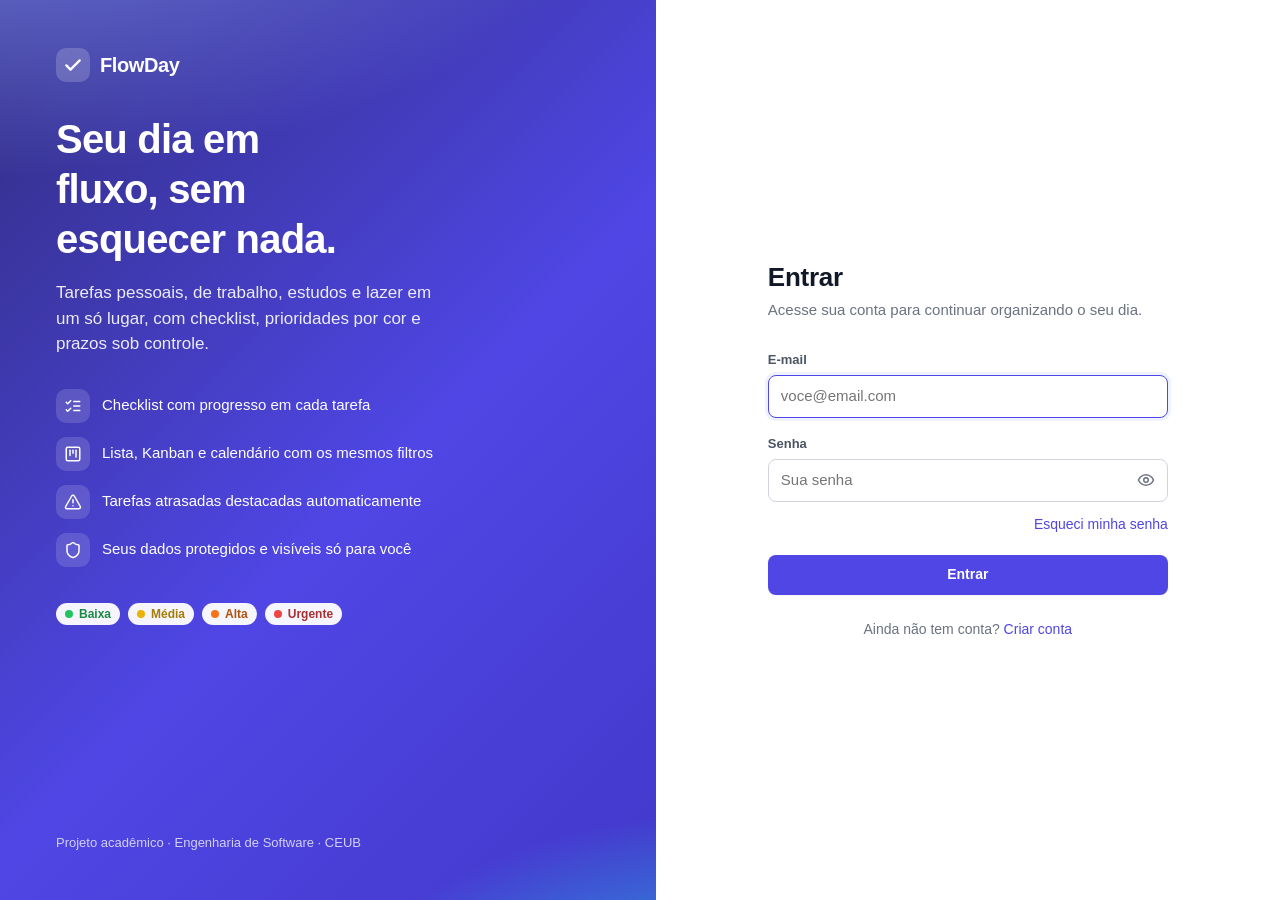
<file: index.html>
<!doctype html>
<html lang="pt-BR">
<head>
  <meta charset="utf-8">
  <meta name="viewport" content="width=device-width, initial-scale=1">
  <title>FlowDay</title>
  <meta name="description" content="FlowDay: aplicação web para organizar tarefas pessoais e profissionais.">
  <meta http-equiv="refresh" content="0; url=frontend/index.html">
  <link rel="canonical" href="frontend/index.html">
  <link rel="icon" href="frontend/img/favicon.svg" type="image/svg+xml">
  <script>location.replace('frontend/index.html');</script>
</head>
<body>
  <p><a href="frontend/index.html">Abrir o FlowDay</a></p>
</body>
</html>
</file>
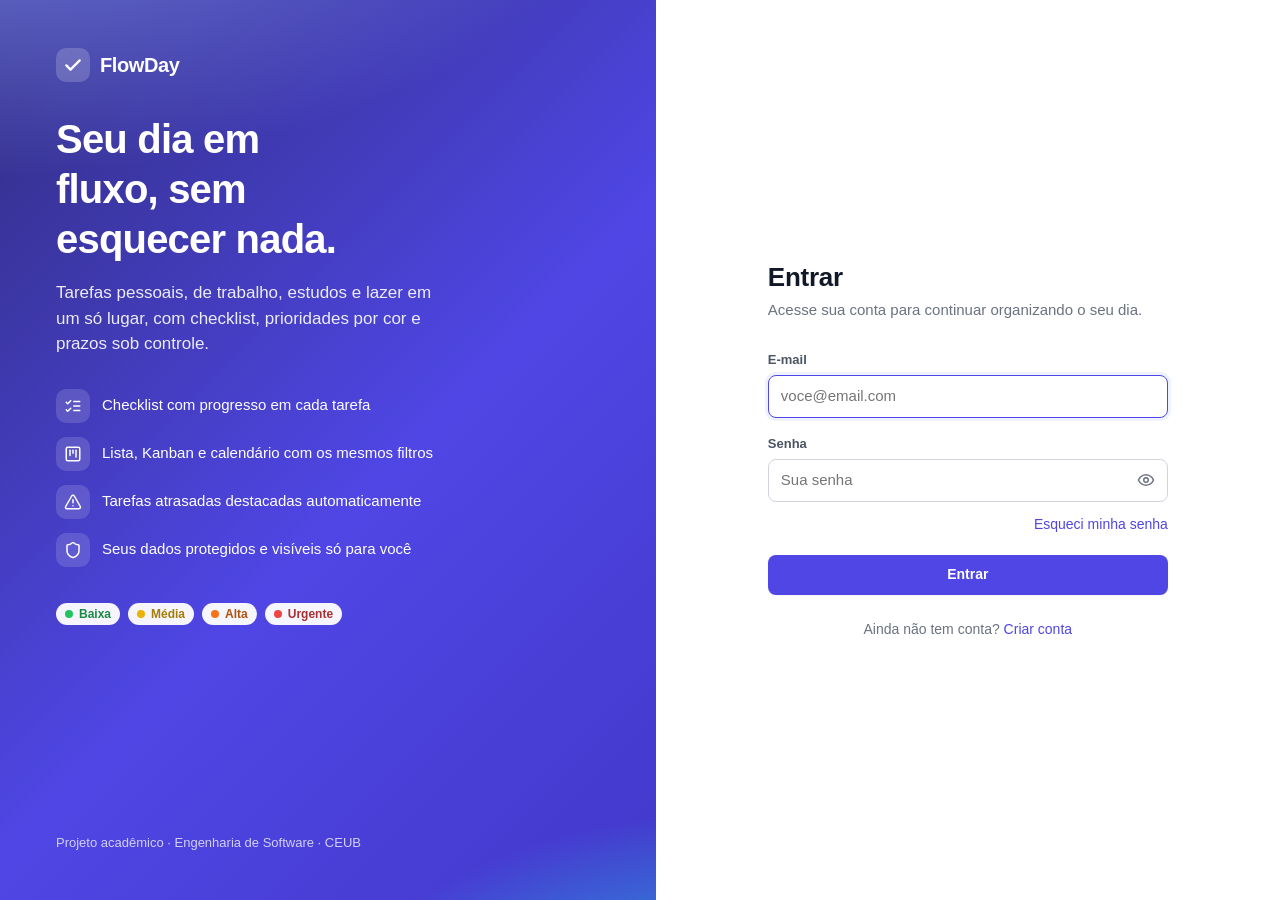
<file: frontend/index.html>
<!doctype html>
<html lang="pt-BR">
<head>
  <meta charset="utf-8">
  <meta name="viewport" content="width=device-width, initial-scale=1">
  <title>Entrar · FlowDay</title>
  <meta name="description" content="FlowDay: plataforma de checklist e produtividade.">
  <link rel="icon" href="img/favicon.svg" type="image/svg+xml">
  <link rel="stylesheet" href="css/estilo.css">
</head>
<body data-pagina="login">
  <div class="acesso">
    <aside class="acesso-marca" data-marca></aside>
    <main class="acesso-form">
      <div class="acesso-caixa">
        <a class="logo" href="index.html" data-logo></a>
        <h2>Entrar</h2>
        <p class="sub">Acesse sua conta para continuar organizando o seu dia.</p>

        <form id="form-login" novalidate>
          <div data-alerta></div>
          <div class="campo">
            <label for="email">E-mail</label>
            <input class="entrada" type="email" id="email" name="email" autocomplete="email" maxlength="254" placeholder="voce@email.com" autofocus>
            <span class="erro-campo" data-erro="email"></span>
          </div>
          <div class="campo">
            <label for="senha">Senha</label>
            <div class="senha-wrap">
              <input class="entrada" type="password" id="senha" name="senha" autocomplete="current-password" maxlength="128" placeholder="Sua senha">
            </div>
            <span class="erro-campo" data-erro="senha"></span>
          </div>
          <div class="links">
            <span></span>
            <a href="recuperar-senha.html">Esqueci minha senha</a>
          </div>
          <button type="submit" class="btn btn-primario btn-bloco">Entrar</button>
        </form>

        <p class="rodape">Ainda não tem conta? <a href="cadastro.html">Criar conta</a></p>
      </div>
    </main>
  </div>
  <script type="module" src="js/acesso.js"></script>
</body>
</html>
</file>
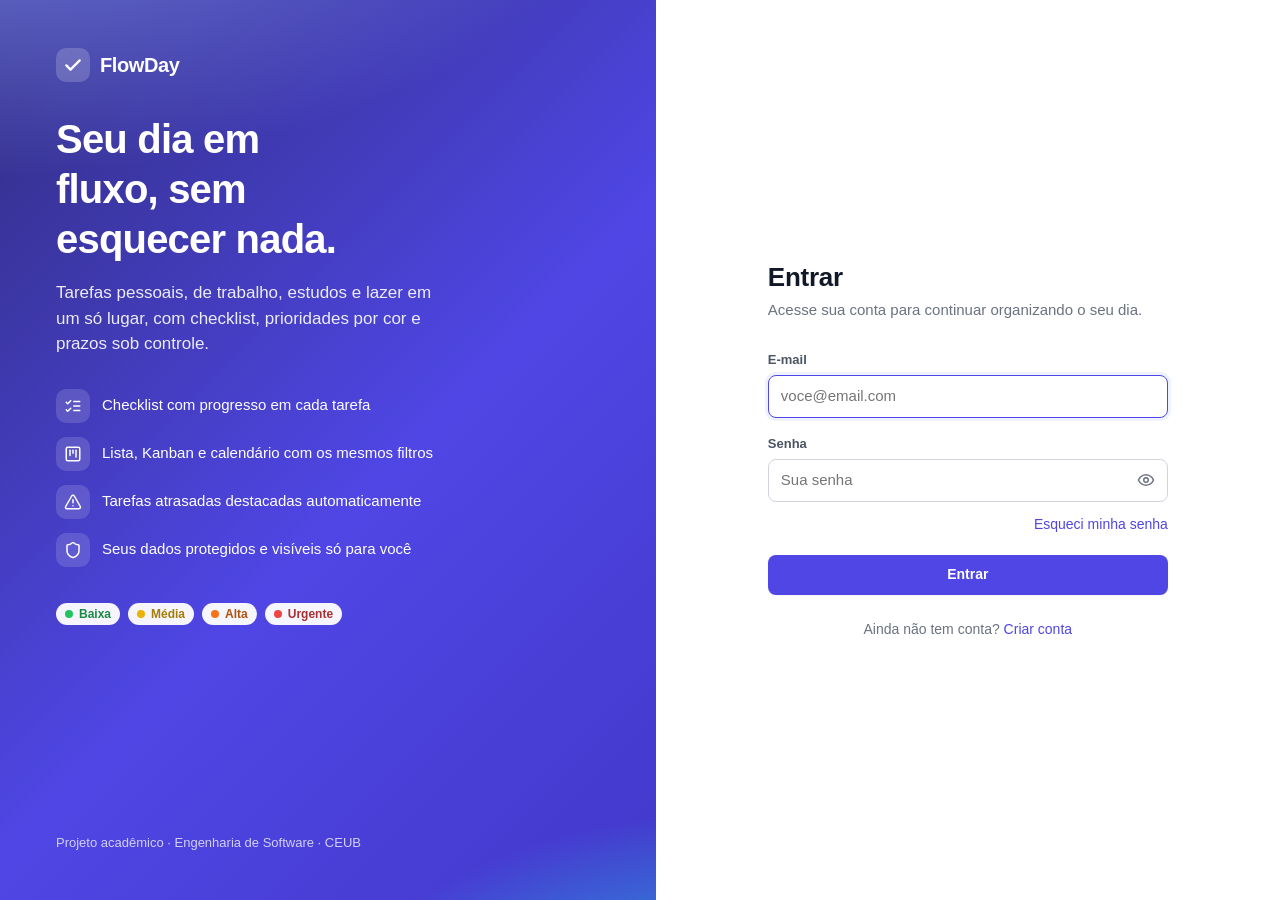
<file: frontend/app.html>
<!doctype html>
<html lang="pt-BR">
<head>
  <meta charset="utf-8">
  <meta name="viewport" content="width=device-width, initial-scale=1, viewport-fit=cover">
  <title>FlowDay</title>
  <link rel="icon" href="img/favicon.svg" type="image/svg+xml">
  <link rel="stylesheet" href="css/estilo.css">
  <script>
    // Evita mostrar a área logada por um instante quando não há sessão (RF12).
    try {
      const s = JSON.parse(localStorage.getItem('flowday.sessao'));
      if (!s || !s.token || new Date(s.expiraEm) <= new Date()) location.replace('index.html');
    } catch { location.replace('index.html'); }
  </script>
</head>
<body>
  <div class="app">
    <aside class="menu-lateral" aria-label="Menu principal">
      <a class="logo" href="#/painel" data-logo></a>
      <button type="button" class="btn btn-primario btn-bloco btn-nova" data-nova-tarefa></button>
      <nav data-menu></nav>
      <div class="menu-usuario">
        <div class="avatar" data-avatar></div>
        <div class="quem"><strong data-nome></strong><span data-email></span></div>
        <button type="button" class="btn btn-fantasma btn-icone" data-sair title="Sair" aria-label="Sair"></button>
      </div>
    </aside>

    <div class="principal">
      <header class="topo">
        <a class="logo" href="#/painel" data-logo></a>
        <div>
          <h1 data-titulo>Painel</h1>
          <p class="sub" data-subtitulo></p>
        </div>
        <div class="acoes">
          <button type="button" class="btn btn-primario btn-nova-topo" data-nova-tarefa></button>
        </div>
      </header>
      <main class="conteudo" id="conteudo" tabindex="-1"></main>
    </div>
  </div>

  <nav class="nav-inferior" data-menu-inferior aria-label="Navegação"></nav>
  <button type="button" class="fab" data-nova-tarefa-fab aria-label="Nova tarefa"></button>

  <script type="module" src="js/app.js"></script>
</body>
</html>
</file>
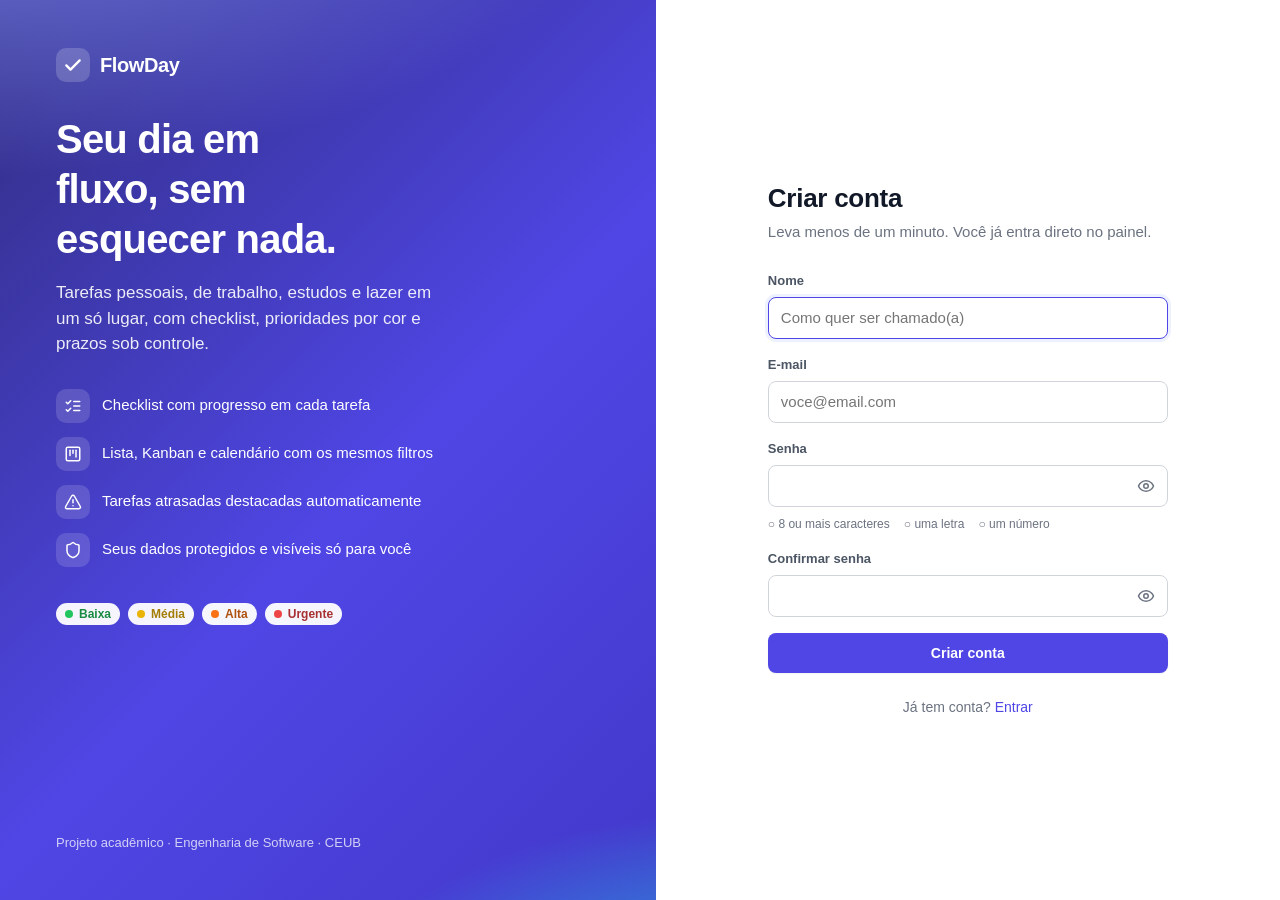
<file: frontend/cadastro.html>
<!doctype html>
<html lang="pt-BR">
<head>
  <meta charset="utf-8">
  <meta name="viewport" content="width=device-width, initial-scale=1">
  <title>Criar conta · FlowDay</title>
  <link rel="icon" href="img/favicon.svg" type="image/svg+xml">
  <link rel="stylesheet" href="css/estilo.css">
</head>
<body data-pagina="cadastro">
  <div class="acesso">
    <aside class="acesso-marca" data-marca></aside>
    <main class="acesso-form">
      <div class="acesso-caixa">
        <a class="logo" href="index.html" data-logo></a>
        <h2>Criar conta</h2>
        <p class="sub">Leva menos de um minuto. Você já entra direto no painel.</p>

        <form id="form-cadastro" novalidate>
          <div data-alerta></div>
          <div class="campo">
            <label for="nome">Nome</label>
            <input class="entrada" type="text" id="nome" name="nome" autocomplete="name" maxlength="100" placeholder="Como quer ser chamado(a)" autofocus>
            <span class="erro-campo" data-erro="nome"></span>
          </div>
          <div class="campo">
            <label for="email">E-mail</label>
            <input class="entrada" type="email" id="email" name="email" autocomplete="email" maxlength="254" placeholder="voce@email.com">
            <span class="erro-campo" data-erro="email"></span>
          </div>
          <div class="campo">
            <label for="senha">Senha</label>
            <div class="senha-wrap">
              <input class="entrada" type="password" id="senha" name="senha" autocomplete="new-password" maxlength="128">
            </div>
            <ul class="requisitos-senha" aria-label="Requisitos da senha">
              <li data-regra="tamanho">8 ou mais caracteres</li>
              <li data-regra="letra">uma letra</li>
              <li data-regra="numero">um número</li>
            </ul>
            <span class="erro-campo" data-erro="senha"></span>
          </div>
          <div class="campo">
            <label for="confirmacaoSenha">Confirmar senha</label>
            <div class="senha-wrap">
              <input class="entrada" type="password" id="confirmacaoSenha" name="confirmacaoSenha" autocomplete="new-password" maxlength="128">
            </div>
            <span class="erro-campo" data-erro="confirmacaoSenha"></span>
          </div>
          <button type="submit" class="btn btn-primario btn-bloco">Criar conta</button>
        </form>

        <p class="rodape">Já tem conta? <a href="index.html">Entrar</a></p>
      </div>
    </main>
  </div>
  <script type="module" src="js/acesso.js"></script>
</body>
</html>
</file>
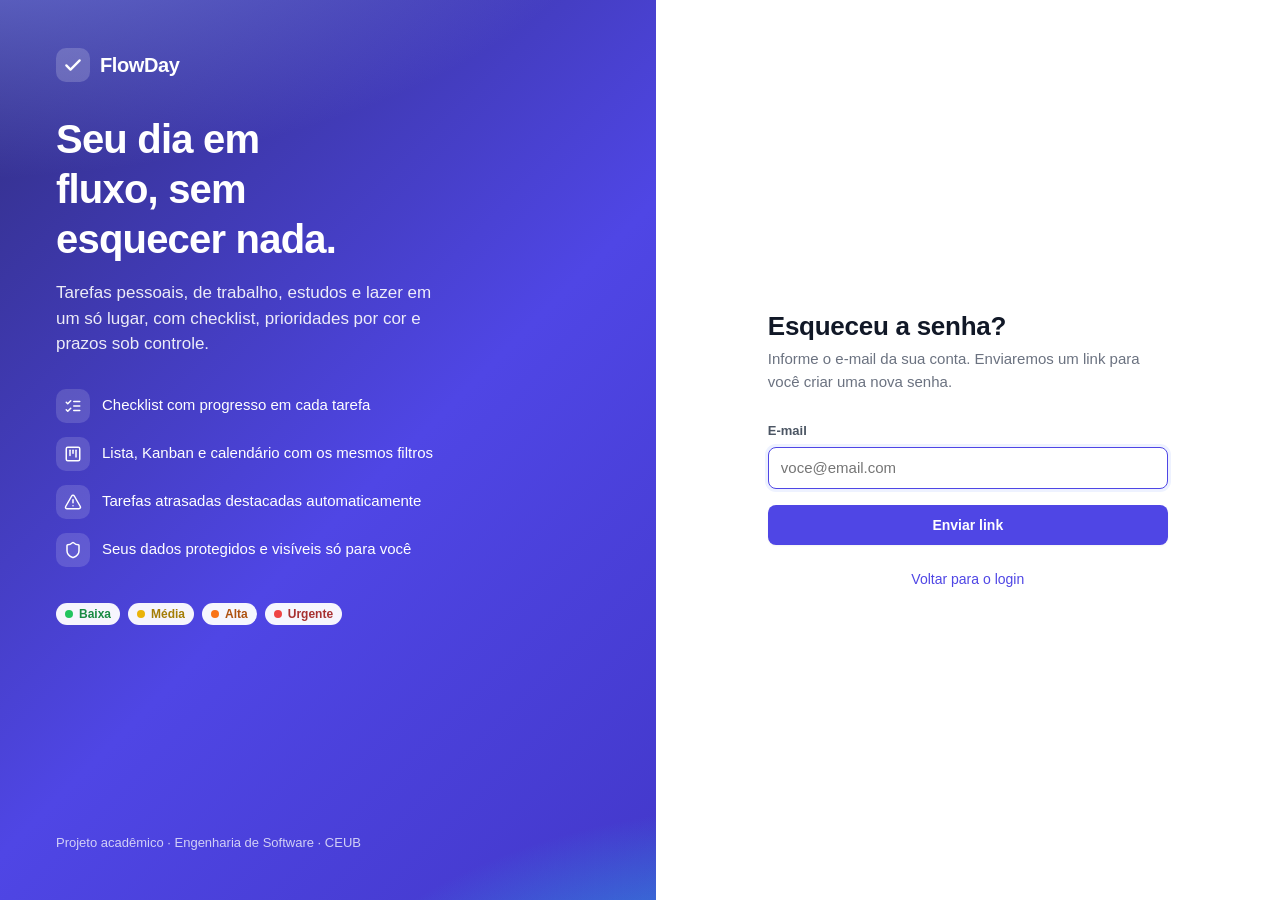
<file: frontend/recuperar-senha.html>
<!doctype html>
<html lang="pt-BR">
<head>
  <meta charset="utf-8">
  <meta name="viewport" content="width=device-width, initial-scale=1">
  <title>Recuperar senha · FlowDay</title>
  <link rel="icon" href="img/favicon.svg" type="image/svg+xml">
  <link rel="stylesheet" href="css/estilo.css">
</head>
<body data-pagina="recuperar">
  <div class="acesso">
    <aside class="acesso-marca" data-marca></aside>
    <main class="acesso-form">
      <div class="acesso-caixa">
        <a class="logo" href="index.html" data-logo></a>

        <div id="etapa-formulario">
          <h2>Esqueceu a senha?</h2>
          <p class="sub">Informe o e-mail da sua conta. Enviaremos um link para você criar uma nova senha.</p>
          <form id="form-recuperar" novalidate>
            <div data-alerta></div>
            <div class="campo">
              <label for="email">E-mail</label>
              <input class="entrada" type="email" id="email" name="email" autocomplete="email" maxlength="254" placeholder="voce@email.com" autofocus>
              <span class="erro-campo" data-erro="email"></span>
            </div>
            <button type="submit" class="btn btn-primario btn-bloco">Enviar link</button>
          </form>
        </div>

        <div id="etapa-concluida" class="oculto">
          <h2>Verifique seu e-mail</h2>
          <p class="sub">Pedido recebido para <strong data-email></strong>.</p>
          <div class="alerta alerta-sucesso" role="status">
            <svg viewBox="0 0 24 24" fill="none" stroke="currentColor" stroke-width="2" stroke-linecap="round" stroke-linejoin="round" aria-hidden="true"><rect width="20" height="16" x="2" y="4" rx="2"/><path d="m22 7-8.97 5.7a1.94 1.94 0 0 1-2.06 0L2 7"/></svg>
            <span data-mensagem></span>
          </div>
          <p class="cartao-sub">O link vale por 30 minutos e só pode ser usado uma vez. Não chegou? Confira a caixa de spam ou peça outro link.</p>
          <button type="button" class="btn btn-secundario btn-bloco" id="reenviar">Pedir outro link</button>
        </div>

        <p class="rodape"><a href="index.html">Voltar para o login</a></p>
      </div>
    </main>
  </div>
  <script type="module" src="js/acesso.js"></script>
</body>
</html>
</file>
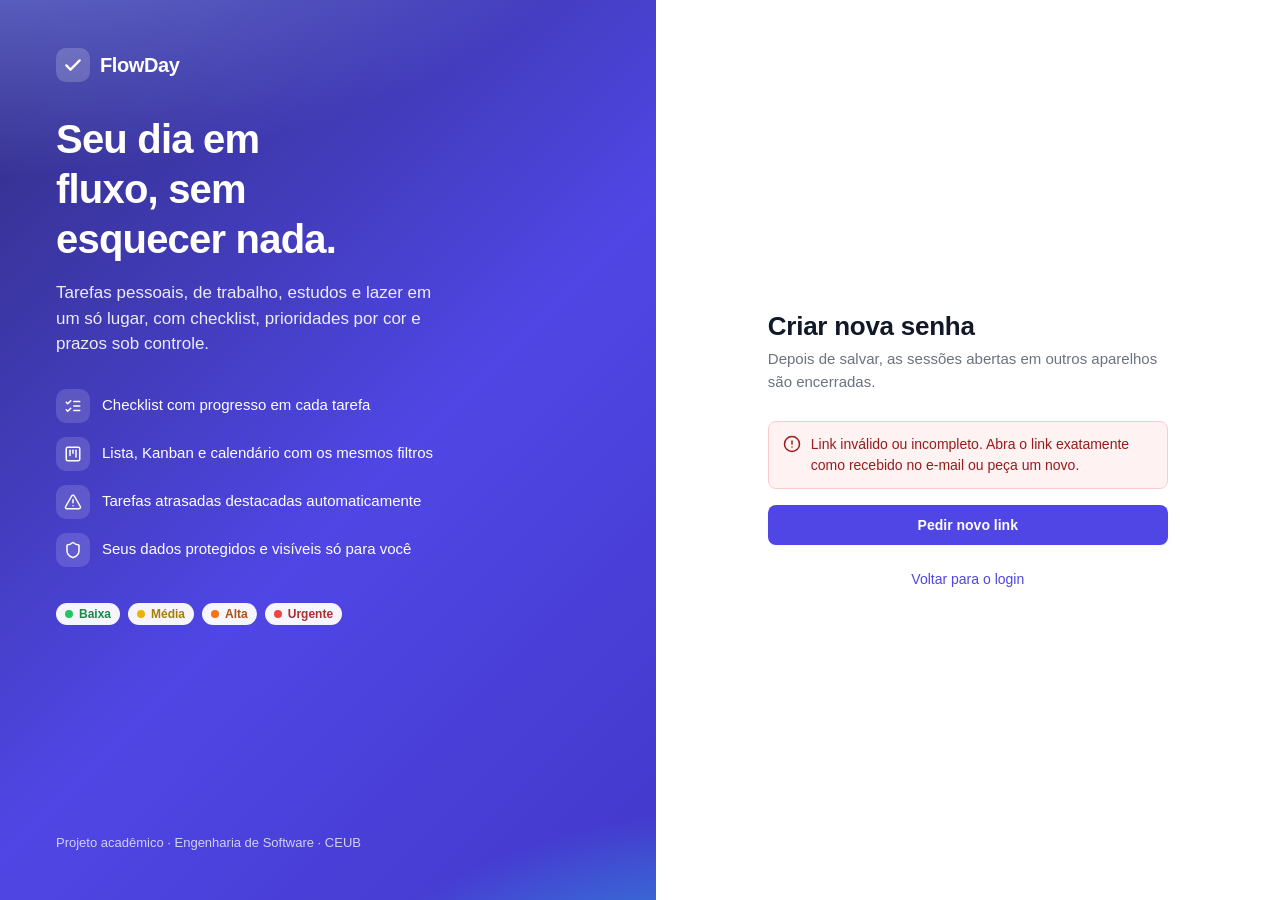
<file: frontend/redefinir-senha.html>
<!doctype html>
<html lang="pt-BR">
<head>
  <meta charset="utf-8">
  <meta name="viewport" content="width=device-width, initial-scale=1">
  <title>Nova senha · FlowDay</title>
  <link rel="icon" href="img/favicon.svg" type="image/svg+xml">
  <link rel="stylesheet" href="css/estilo.css">
</head>
<body data-pagina="redefinir">
  <div class="acesso">
    <aside class="acesso-marca" data-marca></aside>
    <main class="acesso-form">
      <div class="acesso-caixa">
        <a class="logo" href="index.html" data-logo></a>
        <h2>Criar nova senha</h2>
        <p class="sub">Depois de salvar, as sessões abertas em outros aparelhos são encerradas.</p>

        <div id="link-invalido" class="oculto">
          <div class="alerta alerta-erro" role="alert">
            <svg viewBox="0 0 24 24" fill="none" stroke="currentColor" stroke-width="2" stroke-linecap="round" stroke-linejoin="round" aria-hidden="true"><circle cx="12" cy="12" r="10"/><path d="M12 8v4"/><path d="M12 16h.01"/></svg>
            <span>Link inválido ou incompleto. Abra o link exatamente como recebido no e-mail ou peça um novo.</span>
          </div>
          <a class="btn btn-primario btn-bloco" href="recuperar-senha.html">Pedir novo link</a>
        </div>

        <form id="form-redefinir" novalidate>
          <div data-alerta></div>
          <div class="campo">
            <label for="novaSenha">Nova senha</label>
            <div class="senha-wrap">
              <input class="entrada" type="password" id="novaSenha" name="novaSenha" autocomplete="new-password" maxlength="128" autofocus>
            </div>
            <ul class="requisitos-senha" aria-label="Requisitos da senha">
              <li data-regra="tamanho">8 ou mais caracteres</li>
              <li data-regra="letra">uma letra</li>
              <li data-regra="numero">um número</li>
            </ul>
            <span class="erro-campo" data-erro="novaSenha"></span>
          </div>
          <div class="campo">
            <label for="confirmacaoSenha">Confirmar nova senha</label>
            <div class="senha-wrap">
              <input class="entrada" type="password" id="confirmacaoSenha" name="confirmacaoSenha" autocomplete="new-password" maxlength="128">
            </div>
            <span class="erro-campo" data-erro="confirmacaoSenha"></span>
          </div>
          <button type="submit" class="btn btn-primario btn-bloco">Salvar nova senha</button>
        </form>

        <p class="rodape"><a href="index.html">Voltar para o login</a></p>
      </div>
    </main>
  </div>
  <script type="module" src="js/acesso.js"></script>
</body>
</html>
</file>
<file: frontend/css/estilo.css>
/* =========================================================================
   FlowDay – folha de estilos única
   Organização: tokens > base > componentes > telas de acesso > aplicação
   ========================================================================= */

:root {
  --primaria: #4f46e5;
  --primaria-escura: #4338ca;
  --primaria-clara: #eef2ff;
  --primaria-texto: #3730a3;

  --fundo: #f5f6fa;
  --superficie: #ffffff;
  --superficie-2: #f9fafb;
  --borda: #e5e7eb;
  --borda-forte: #d1d5db;
  --texto: #111827;
  --texto-2: #4b5563;
  --texto-3: #6b7280;

  --sucesso: #15803d;
  --sucesso-fundo: #f0fdf4;
  --perigo: #dc2626;
  --perigo-fundo: #fef2f2;
  --aviso: #b45309;
  --aviso-fundo: #fffbeb;

  --p-baixa: #22c55e;
  --p-media: #eab308;
  --p-alta: #f97316;
  --p-urgente: #ef4444;

  --raio-p: 8px;
  --raio: 12px;
  --raio-g: 16px;
  --sombra-1: 0 1px 2px rgba(16, 24, 40, .05);
  --sombra-2: 0 1px 3px rgba(16, 24, 40, .1), 0 1px 2px rgba(16, 24, 40, .06);
  --sombra-3: 0 12px 32px -8px rgba(16, 24, 40, .25);

  --fonte: "Inter", -apple-system, BlinkMacSystemFont, "Segoe UI", Roboto, "Helvetica Neue", Arial, sans-serif;
  --largura-menu: 248px;
}

/* ---------- Base ---------- */
*, *::before, *::after { box-sizing: border-box; }
html { -webkit-text-size-adjust: 100%; }
body {
  margin: 0;
  font-family: var(--fonte);
  font-size: 15px;
  line-height: 1.5;
  color: var(--texto);
  background: var(--fundo);
  -webkit-font-smoothing: antialiased;
}
h1, h2, h3, h4 { margin: 0; line-height: 1.25; }
p { margin: 0; }
a { color: var(--primaria); text-decoration: none; }
a:hover { text-decoration: underline; }
button, input, select, textarea { font: inherit; color: inherit; }
img, svg { display: block; }
.oculto { display: none !important; }
.sr { position: absolute; width: 1px; height: 1px; overflow: hidden; clip: rect(0 0 0 0); white-space: nowrap; }
:focus-visible { outline: 3px solid color-mix(in srgb, var(--primaria) 45%, transparent); outline-offset: 2px; }

/* ---------- Botões ---------- */
.btn {
  display: inline-flex; align-items: center; justify-content: center; gap: 8px;
  min-height: 40px; padding: 0 16px;
  border: 1px solid transparent; border-radius: var(--raio-p);
  font-weight: 600; font-size: 14px; cursor: pointer; white-space: nowrap;
  transition: background .15s, border-color .15s, color .15s, box-shadow .15s;
}
.btn:disabled { opacity: .6; cursor: not-allowed; }
.btn svg { width: 18px; height: 18px; flex: none; }
.btn-primario { background: var(--primaria); color: #fff; box-shadow: var(--sombra-1); }
.btn-primario:hover:not(:disabled) { background: var(--primaria-escura); }
.btn-secundario { background: var(--superficie); border-color: var(--borda-forte); color: var(--texto); }
.btn-secundario:hover:not(:disabled) { background: var(--superficie-2); }
.btn-perigo { background: var(--perigo); color: #fff; }
.btn-perigo:hover:not(:disabled) { background: #b91c1c; }
.btn-fantasma { background: transparent; color: var(--texto-2); }
.btn-fantasma:hover:not(:disabled) { background: var(--superficie-2); color: var(--texto); }
.btn-bloco { width: 100%; }
.btn-p { min-height: 32px; padding: 0 10px; font-size: 13px; }
.btn-icone { width: 36px; min-height: 36px; padding: 0; }
.btn-icone.btn-p { width: 30px; min-height: 30px; }
.btn.carregando { position: relative; color: transparent !important; pointer-events: none; }
.btn.carregando::after {
  content: ""; position: absolute; width: 18px; height: 18px; border-radius: 50%;
  border: 2px solid rgba(255, 255, 255, .5); border-top-color: #fff; animation: girar .7s linear infinite;
}
.btn-secundario.carregando::after, .btn-fantasma.carregando::after { border-color: var(--borda); border-top-color: var(--primaria); }
@keyframes girar { to { transform: rotate(360deg); } }

/* ---------- Formulários ---------- */
.campo { display: flex; flex-direction: column; gap: 6px; margin-bottom: 16px; }
.campo:last-child { margin-bottom: 0; }
.campo label, .rotulo { font-size: 13px; font-weight: 600; color: var(--texto-2); }
.campo .dica { font-size: 12px; color: var(--texto-3); }
.entrada, select.entrada, textarea.entrada {
  width: 100%; min-height: 42px; padding: 9px 12px;
  background: var(--superficie); border: 1px solid var(--borda-forte); border-radius: var(--raio-p);
  transition: border-color .15s, box-shadow .15s;
}
textarea.entrada { min-height: 88px; resize: vertical; }
.entrada:focus { outline: none; border-color: var(--primaria); box-shadow: 0 0 0 3px var(--primaria-clara); }
.entrada.invalida { border-color: var(--perigo); }
.entrada.invalida:focus { box-shadow: 0 0 0 3px var(--perigo-fundo); }
.erro-campo { font-size: 12.5px; color: var(--perigo); }
.erro-campo:empty { display: none; }
.senha-wrap { position: relative; }
.senha-wrap .entrada { padding-right: 44px; }
.senha-wrap .ver-senha {
  position: absolute; right: 4px; top: 50%; transform: translateY(-50%);
  width: 36px; height: 36px; display: grid; place-items: center;
  border: 0; background: transparent; color: var(--texto-3); border-radius: 6px; cursor: pointer;
}
.senha-wrap .ver-senha:hover { color: var(--texto); background: var(--superficie-2); }
.senha-wrap .ver-senha svg { width: 18px; height: 18px; }
.linha-campos { display: grid; grid-template-columns: 1fr 1fr; gap: 12px; }
.linha-campos .campo { margin-bottom: 16px; }

.alerta {
  display: flex; gap: 10px; align-items: flex-start;
  padding: 12px 14px; border-radius: var(--raio-p); font-size: 14px; margin-bottom: 16px;
  border: 1px solid transparent;
}
.alerta svg { width: 18px; height: 18px; flex: none; margin-top: 1px; }
.alerta-erro { background: var(--perigo-fundo); color: #991b1b; border-color: #fecaca; }
.alerta-sucesso { background: var(--sucesso-fundo); color: #166534; border-color: #bbf7d0; }
.alerta-info { background: var(--primaria-clara); color: var(--primaria-texto); border-color: #c7d2fe; }
.alerta-aviso { background: var(--aviso-fundo); color: #92400e; border-color: #fde68a; }

/* ---------- Selos e prioridade ---------- */
.selo {
  display: inline-flex; align-items: center; gap: 6px;
  padding: 2px 9px; border-radius: 999px; font-size: 12px; font-weight: 600; white-space: nowrap;
  background: var(--superficie-2); color: var(--texto-2); border: 1px solid var(--borda);
}
.selo-prioridade { background: color-mix(in srgb, var(--cor) 14%, white); color: color-mix(in srgb, var(--cor) 70%, black); border-color: color-mix(in srgb, var(--cor) 35%, white); }
.selo-prioridade::before { content: ""; width: 8px; height: 8px; border-radius: 50%; background: var(--cor); }
.selo-atrasada { background: var(--perigo-fundo); color: #b91c1c; border-color: #fecaca; }
.selo-concluida { background: var(--sucesso-fundo); color: var(--sucesso); border-color: #bbf7d0; }
.selo-andamento { background: #eff6ff; color: #1d4ed8; border-color: #bfdbfe; }
.selo-afazer { background: var(--superficie-2); color: var(--texto-2); }
.selo svg { width: 13px; height: 13px; }

.progresso { display: flex; align-items: center; gap: 8px; font-size: 12px; color: var(--texto-3); }
.progresso .barra { flex: 1; height: 6px; min-width: 48px; background: var(--borda); border-radius: 99px; overflow: hidden; }
.progresso .barra span { display: block; height: 100%; background: var(--primaria); border-radius: 99px; transition: width .25s; }
.progresso.completo .barra span { background: var(--sucesso); }

/* ---------- Cartões ---------- */
.cartao { background: var(--superficie); border: 1px solid var(--borda); border-radius: var(--raio); box-shadow: var(--sombra-1); }
.cartao-corpo { padding: 20px; }
.cartao-titulo { font-size: 16px; font-weight: 700; margin-bottom: 4px; }
.cartao-sub { color: var(--texto-3); font-size: 14px; margin-bottom: 16px; }

.vazio { text-align: center; padding: 40px 16px; color: var(--texto-3); }
.vazio svg { width: 44px; height: 44px; margin: 0 auto 12px; color: var(--borda-forte); }
.vazio strong { display: block; color: var(--texto-2); font-size: 15px; margin-bottom: 4px; }
.vazio .btn { margin-top: 16px; }

.carregando-bloco { display: grid; place-items: center; padding: 48px; }
.spinner { width: 28px; height: 28px; border-radius: 50%; border: 3px solid var(--borda); border-top-color: var(--primaria); animation: girar .7s linear infinite; }

/* ---------- Toast ---------- */
.toasts { position: fixed; z-index: 100; right: 20px; bottom: 20px; display: flex; flex-direction: column; gap: 10px; max-width: min(420px, calc(100vw - 32px)); }
.toast {
  display: flex; gap: 10px; align-items: flex-start;
  padding: 12px 14px; border-radius: var(--raio-p); background: #111827; color: #fff;
  box-shadow: var(--sombra-3); font-size: 14px; animation: entrar .2s ease-out;
}
.toast svg { width: 18px; height: 18px; flex: none; margin-top: 1px; }
.toast-sucesso svg { color: #4ade80; }
.toast-erro svg { color: #f87171; }
.toast.saindo { opacity: 0; transform: translateY(6px); transition: all .2s; }
@keyframes entrar { from { opacity: 0; transform: translateY(8px); } }

/* ---------- Modal ---------- */
.modal-fundo {
  position: fixed; inset: 0; z-index: 50; background: rgba(17, 24, 39, .5);
  display: flex; align-items: flex-start; justify-content: center; padding: 48px 16px; overflow-y: auto;
  animation: aparecer .15s;
}
@keyframes aparecer { from { opacity: 0; } }
.modal {
  width: 100%; max-width: 620px; background: var(--superficie); border-radius: var(--raio-g);
  box-shadow: var(--sombra-3); animation: entrar .2s ease-out;
}
.modal-p { max-width: 440px; }
.modal-cabecalho { display: flex; align-items: center; justify-content: space-between; gap: 12px; padding: 18px 20px; border-bottom: 1px solid var(--borda); }
.modal-cabecalho h2 { font-size: 17px; }
.modal-corpo { padding: 20px; }
.modal-rodape { display: flex; justify-content: flex-end; flex-wrap: wrap; gap: 10px; padding: 16px 20px; border-top: 1px solid var(--borda); background: var(--superficie-2); border-radius: 0 0 var(--raio-g) var(--raio-g); }
.modal-rodape .esquerda { margin-right: auto; }
body.com-modal { overflow: hidden; }

/* =========================================================================
   Telas de acesso (login, cadastro e recuperação de senha)
   ========================================================================= */
.acesso { min-height: 100vh; display: grid; grid-template-columns: minmax(0, 1.05fr) minmax(0, 1fr); }
.acesso-marca {
  position: relative; overflow: hidden; padding: 48px 56px;
  display: flex; flex-direction: column; justify-content: space-between; color: #fff;
  background: radial-gradient(1200px 600px at -10% -20%, #818cf8 0%, transparent 60%),
              radial-gradient(900px 500px at 120% 120%, #22d3ee 0%, transparent 55%),
              linear-gradient(135deg, #312e81 0%, #4f46e5 55%, #4338ca 100%);
}
.acesso-marca .logo { color: #fff; }
.acesso-marca h1 { font-size: 40px; font-weight: 800; letter-spacing: -.02em; max-width: 14ch; margin: 32px 0 16px; }
.acesso-marca .lema { font-size: 17px; opacity: .9; max-width: 42ch; }
.acesso-marca ul { list-style: none; padding: 0; margin: 32px 0 0; display: grid; gap: 14px; }
.acesso-marca li { display: flex; gap: 12px; align-items: center; font-size: 15px; }
.acesso-marca li span.ic { width: 34px; height: 34px; border-radius: 10px; display: grid; place-items: center; background: rgba(255, 255, 255, .14); flex: none; }
.acesso-marca li svg { width: 18px; height: 18px; }
.acesso-marca .previa { display: flex; gap: 8px; margin-top: 36px; flex-wrap: wrap; }
.acesso-marca .previa .selo { background: rgba(255, 255, 255, .95); border: 0; }
.acesso-marca footer { font-size: 13px; opacity: .75; }
.acesso-form { display: flex; align-items: center; justify-content: center; padding: 40px 24px; background: var(--superficie); }
.acesso-caixa { width: 100%; max-width: 400px; }
.acesso-caixa .logo { display: none; margin-bottom: 28px; }
.acesso-caixa h2 { font-size: 26px; font-weight: 800; letter-spacing: -.01em; }
.acesso-caixa .sub { color: var(--texto-3); margin: 6px 0 28px; }
.acesso-caixa .links { display: flex; justify-content: space-between; align-items: center; margin: -4px 0 20px; font-size: 14px; }
.acesso-caixa .rodape { text-align: center; margin-top: 24px; font-size: 14px; color: var(--texto-3); }
.requisitos-senha { list-style: none; padding: 0; margin: 2px 0 0; display: flex; flex-wrap: wrap; gap: 4px 14px; font-size: 12px; color: var(--texto-3); }
.requisitos-senha li::before { content: "○ "; }
.requisitos-senha li.ok { color: var(--sucesso); }
.requisitos-senha li.ok::before { content: "✓ "; }

.logo { display: inline-flex; align-items: center; gap: 10px; font-weight: 800; font-size: 20px; letter-spacing: -.02em; color: var(--texto); }
.logo:hover { text-decoration: none; }
.logo .marca { width: 34px; height: 34px; border-radius: 10px; display: grid; place-items: center; background: linear-gradient(135deg, #6366f1, #4338ca); color: #fff; box-shadow: 0 4px 12px -2px rgba(79, 70, 229, .5); }
.logo .marca svg { width: 20px; height: 20px; }
.acesso-marca .logo .marca { background: rgba(255, 255, 255, .18); box-shadow: none; }

@media (max-width: 900px) {
  .acesso { grid-template-columns: 1fr; }
  .acesso-marca { display: none; }
  .acesso-form { align-items: flex-start; padding: 40px 20px; min-height: 100vh; }
  .acesso-caixa .logo { display: inline-flex; }
}

/* =========================================================================
   Aplicação autenticada
   ========================================================================= */
.app { display: grid; grid-template-columns: var(--largura-menu) minmax(0, 1fr); min-height: 100vh; }

/* Menu lateral */
.menu-lateral {
  position: sticky; top: 0; height: 100vh; display: flex; flex-direction: column;
  padding: 20px 14px; background: var(--superficie); border-right: 1px solid var(--borda);
}
.menu-lateral .logo { padding: 4px 8px 20px; }
.menu-lateral nav { display: flex; flex-direction: column; gap: 2px; }
.item-menu {
  display: flex; align-items: center; gap: 12px; padding: 10px 12px; border-radius: var(--raio-p);
  color: var(--texto-2); font-weight: 600; font-size: 14.5px;
}
.item-menu:hover { background: var(--superficie-2); color: var(--texto); text-decoration: none; }
.item-menu.ativo { background: var(--primaria-clara); color: var(--primaria-texto); }
.item-menu svg { width: 20px; height: 20px; flex: none; }
.menu-lateral .btn-nova { margin: 8px 0 18px; }
.menu-usuario { margin-top: auto; display: flex; align-items: center; gap: 10px; padding: 12px 8px 0; border-top: 1px solid var(--borda); }
.avatar { width: 36px; height: 36px; border-radius: 50%; flex: none; display: grid; place-items: center; font-weight: 700; font-size: 14px; background: var(--primaria-clara); color: var(--primaria-texto); }
.menu-usuario .quem { min-width: 0; flex: 1; }
.menu-usuario .quem strong { display: block; font-size: 14px; overflow: hidden; text-overflow: ellipsis; white-space: nowrap; }
.menu-usuario .quem span { display: block; font-size: 12px; color: var(--texto-3); overflow: hidden; text-overflow: ellipsis; white-space: nowrap; }

/* Área principal */
.principal { min-width: 0; display: flex; flex-direction: column; }
.topo {
  position: sticky; top: 0; z-index: 10; display: flex; align-items: center; gap: 16px;
  padding: 14px 28px; background: rgba(245, 246, 250, .85); backdrop-filter: blur(8px);
  border-bottom: 1px solid var(--borda);
}
.topo h1 { font-size: 20px; font-weight: 750; letter-spacing: -.01em; }
.topo .sub { color: var(--texto-3); font-size: 13.5px; }
.topo .acoes { margin-left: auto; display: flex; gap: 8px; align-items: center; }
.topo .logo { display: none; }
.conteudo { padding: 24px 28px 48px; width: 100%; max-width: 1360px; }

/* Navegação inferior e botão flutuante (celular) */
.nav-inferior {
  display: none; position: fixed; z-index: 20; left: 0; right: 0; bottom: 0;
  background: var(--superficie); border-top: 1px solid var(--borda);
  padding: 6px 4px calc(6px + env(safe-area-inset-bottom));
  grid-template-columns: repeat(6, minmax(0, 1fr));
}
.nav-inferior a {
  display: flex; flex-direction: column; align-items: center; gap: 3px; padding: 6px 0;
  font-size: 10.5px; font-weight: 600; color: var(--texto-3); border-radius: 8px;
}
.nav-inferior a:hover { text-decoration: none; }
.nav-inferior a svg { width: 22px; height: 22px; }
.nav-inferior a.ativo { color: var(--primaria); }
.fab {
  display: none; position: fixed; z-index: 21; right: 16px; bottom: calc(76px + env(safe-area-inset-bottom));
  width: 56px; height: 56px; border-radius: 18px; border: 0; cursor: pointer;
  background: var(--primaria); color: #fff; box-shadow: var(--sombra-3); place-items: center;
}
.fab svg { width: 26px; height: 26px; }

@media (max-width: 900px) {
  .app { grid-template-columns: minmax(0, 1fr); }
  .menu-lateral { display: none; }
  .nav-inferior { display: grid; }
  .fab { display: grid; }
  .topo { padding: 12px 16px; }
  .topo .logo { display: inline-flex; }
  .topo .logo .nome { display: none; }
  .topo h1 { font-size: 18px; }
  .topo .sub { display: none; }
  .topo .btn-nova-topo { display: none; }
  .conteudo { padding: 16px 16px 112px; }
  .toasts { left: 16px; right: 16px; bottom: calc(84px + env(safe-area-inset-bottom)); max-width: none; }
}

/* ---------- Filtros ---------- */
.filtros { display: flex; flex-wrap: wrap; gap: 10px; align-items: flex-end; margin-bottom: 18px; }
.filtros .busca { position: relative; flex: 1 1 240px; min-width: 0; }
.filtros .busca svg { position: absolute; left: 12px; top: 50%; transform: translateY(-50%); width: 18px; height: 18px; color: var(--texto-3); pointer-events: none; }
.filtros .busca .entrada { padding-left: 38px; }
.filtros select.entrada { width: auto; flex: 0 1 190px; min-width: 0; }
.filtros .periodo { display: flex; gap: 6px; align-items: center; flex: 0 1 auto; }
.filtros .periodo .entrada { width: 150px; }
.filtros .periodo span { color: var(--texto-3); font-size: 13px; }
.filtros-ativos { display: flex; gap: 6px; flex-wrap: wrap; align-items: center; margin: -8px 0 16px; font-size: 13px; color: var(--texto-3); }

@media (max-width: 700px) {
  .filtros select.entrada { flex: 1 1 calc(50% - 5px); font-size: 14px; padding-left: 10px; }
  .filtros .periodo { flex: 1 1 100%; }
  .filtros .periodo .entrada { flex: 1; width: auto; min-width: 0; }
}

/* ---------- Painel ---------- */
.saudacao { margin-bottom: 20px; }
.saudacao h2 { font-size: 22px; font-weight: 800; letter-spacing: -.01em; }
.saudacao p { color: var(--texto-3); margin-top: 2px; }
.indicadores { display: grid; grid-template-columns: repeat(4, minmax(0, 1fr)); gap: 16px; margin-bottom: 24px; }
.indicador { padding: 18px; display: flex; gap: 14px; align-items: center; }
.indicador .ic { width: 44px; height: 44px; border-radius: 12px; display: grid; place-items: center; flex: none; }
.indicador .ic svg { width: 22px; height: 22px; }
.indicador .valor { display: block; font-size: 28px; font-weight: 800; line-height: 1.1; letter-spacing: -.02em; }
.indicador .nome { display: block; font-size: 13px; color: var(--texto-3); font-weight: 600; }
.indicador.i-afazer .ic { background: #f3f4f6; color: #374151; }
.indicador.i-andamento .ic { background: #eff6ff; color: #2563eb; }
.indicador.i-concluidas .ic { background: var(--sucesso-fundo); color: var(--sucesso); }
.indicador.i-atrasadas .ic { background: var(--perigo-fundo); color: var(--perigo); }
.indicador.i-atrasadas.tem .valor { color: var(--perigo); }
@media (max-width: 1100px) { .indicadores { grid-template-columns: repeat(2, minmax(0, 1fr)); } }
@media (max-width: 420px) { .indicadores { gap: 10px; } .indicador { padding: 14px; gap: 10px; } .indicador .ic { width: 38px; height: 38px; } .indicador .valor { font-size: 24px; } }

.secao-titulo { display: flex; align-items: center; justify-content: space-between; gap: 12px; margin-bottom: 12px; }
.secao-titulo h3 { font-size: 16px; font-weight: 700; }

/* ---------- Lista de tarefas ---------- */
.lista-tarefas { display: flex; flex-direction: column; }
.linha-tarefa {
  display: grid; grid-template-columns: 4px minmax(0, 1fr) auto; gap: 14px; align-items: center;
  padding: 14px 18px 14px 0; border-bottom: 1px solid var(--borda); cursor: pointer; background: var(--superficie);
}
.linha-tarefa:first-child { border-top-left-radius: var(--raio); border-top-right-radius: var(--raio); }
.linha-tarefa:last-child { border-bottom: 0; border-bottom-left-radius: var(--raio); border-bottom-right-radius: var(--raio); }
.linha-tarefa:hover { background: var(--superficie-2); }
.linha-tarefa .faixa { align-self: stretch; border-radius: 0 4px 4px 0; background: var(--cor); }
.linha-tarefa .titulo { font-weight: 600; overflow: hidden; text-overflow: ellipsis; white-space: nowrap; }
.linha-tarefa.concluida .titulo { color: var(--texto-3); text-decoration: line-through; }
.linha-tarefa .meta { display: flex; flex-wrap: wrap; gap: 6px 12px; align-items: center; margin-top: 6px; font-size: 13px; color: var(--texto-3); }
.linha-tarefa .meta .prazo, .linha-tarefa .meta .area { display: inline-flex; align-items: center; gap: 4px; }
.linha-tarefa .meta .prazo svg, .linha-tarefa .meta .area svg { width: 14px; height: 14px; }
.linha-tarefa .meta .prazo.atrasado { color: var(--perigo); font-weight: 600; }
.linha-tarefa .lado { display: flex; align-items: center; gap: 10px; }
.linha-tarefa .lado .progresso { width: 120px; }
@media (max-width: 700px) {
  .linha-tarefa { grid-template-columns: 4px minmax(0, 1fr); padding-right: 14px; }
  .linha-tarefa .lado { grid-column: 2; justify-content: space-between; }
  .linha-tarefa .lado .progresso { flex: 1; width: auto; }
}

.barra-lista { display: flex; justify-content: space-between; align-items: center; gap: 10px; flex-wrap: wrap; margin-bottom: 12px; }
.barra-lista .total { color: var(--texto-3); font-size: 14px; }
.barra-lista .ordenacao { display: flex; gap: 8px; align-items: center; }
.barra-lista .ordenacao select { width: auto; min-height: 36px; padding: 6px 10px; }
.paginacao { display: flex; align-items: center; justify-content: center; gap: 12px; margin-top: 16px; font-size: 14px; color: var(--texto-3); }

/* ---------- Kanban ---------- */
.kanban { display: grid; grid-template-columns: repeat(var(--colunas, 3), minmax(0, 1fr)); gap: 16px; align-items: start; }
.coluna { background: #eef0f5; border-radius: var(--raio); padding: 12px; min-height: 160px; transition: background .15s, box-shadow .15s; }
.coluna.alvo { background: var(--primaria-clara); box-shadow: inset 0 0 0 2px var(--primaria); }
.coluna-cabecalho { display: flex; align-items: center; gap: 8px; padding: 4px 4px 12px; font-weight: 700; font-size: 14px; }
.coluna-cabecalho .contador { margin-left: auto; font-size: 12px; font-weight: 700; padding: 1px 9px; border-radius: 99px; background: var(--superficie); color: var(--texto-2); }
.coluna-cabecalho .ponto { width: 10px; height: 10px; border-radius: 50%; }
.coluna-cartoes { display: flex; flex-direction: column; gap: 10px; }
.coluna .vazio-coluna { text-align: center; color: var(--texto-3); font-size: 13px; padding: 20px 8px; border: 1.5px dashed var(--borda-forte); border-radius: var(--raio-p); }
.cartao-tarefa {
  position: relative; background: var(--superficie); border: 1px solid var(--borda); border-left: 4px solid var(--cor);
  border-radius: 10px; padding: 12px 12px 12px 14px; box-shadow: var(--sombra-1); cursor: grab;
}
.cartao-tarefa:hover { box-shadow: var(--sombra-2); }
.cartao-tarefa.arrastando { opacity: .45; }
.cartao-tarefa.atrasada { background: linear-gradient(0deg, var(--superficie), var(--superficie)) padding-box; box-shadow: inset 0 0 0 1px #fecaca, var(--sombra-1); }
.cartao-tarefa .titulo { font-weight: 600; font-size: 14.5px; padding-right: 28px; overflow-wrap: anywhere; }
.cartao-tarefa.concluida .titulo { color: var(--texto-3); text-decoration: line-through; }
.cartao-tarefa .meta { display: flex; flex-wrap: wrap; gap: 6px; margin-top: 10px; }
.cartao-tarefa .progresso { margin-top: 10px; }
.cartao-tarefa .mover { position: absolute; top: 8px; right: 8px; }
.menu-mover { position: absolute; z-index: 5; top: 38px; right: 8px; min-width: 180px; background: var(--superficie); border: 1px solid var(--borda); border-radius: var(--raio-p); box-shadow: var(--sombra-3); padding: 6px; }
.menu-mover button { display: block; width: 100%; text-align: left; padding: 8px 10px; border: 0; background: transparent; border-radius: 6px; cursor: pointer; font-size: 14px; }
.menu-mover button:hover { background: var(--superficie-2); }
.menu-mover .titulo-menu { font-size: 11px; font-weight: 700; text-transform: uppercase; letter-spacing: .04em; color: var(--texto-3); padding: 6px 10px 4px; }
@media (max-width: 900px) { .kanban { grid-template-columns: minmax(0, 1fr); } }

/* ---------- Calendário ---------- */
.cal-barra { display: flex; align-items: center; gap: 10px; flex-wrap: wrap; margin-bottom: 14px; }
.cal-barra h2 { font-size: 18px; font-weight: 750; margin-right: auto; }
.cal-nav { display: flex; gap: 6px; }
.segmentado { display: inline-flex; padding: 3px; background: #e9ebf1; border-radius: 10px; }
.segmentado button { border: 0; background: transparent; padding: 6px 12px; border-radius: 8px; font-weight: 600; font-size: 13.5px; color: var(--texto-2); cursor: pointer; }
.segmentado button.ativo { background: var(--superficie); color: var(--texto); box-shadow: var(--sombra-2); }

.cal-mes { overflow: hidden; }
.cal-cabecalho, .cal-grade { display: grid; grid-template-columns: repeat(7, minmax(0, 1fr)); }
.cal-cabecalho div { padding: 10px 8px; font-size: 12px; font-weight: 700; text-transform: uppercase; letter-spacing: .04em; color: var(--texto-3); text-align: center; border-bottom: 1px solid var(--borda); }
.cal-dia { position: relative; min-height: 112px; padding: 6px; border-right: 1px solid var(--borda); border-bottom: 1px solid var(--borda); cursor: pointer; min-width: 0; }
.cal-dia:nth-child(7n) { border-right: 0; }
.cal-dia:hover { background: var(--superficie-2); }
.cal-dia.fora { background: #fafafa; }
.cal-dia.fora .num { color: #c0c4cc; }
.cal-dia .num { display: inline-grid; place-items: center; width: 26px; height: 26px; border-radius: 50%; font-size: 13px; font-weight: 600; margin-bottom: 4px; }
.cal-dia.hoje .num { background: var(--primaria); color: #fff; }
.cal-dia .add { position: absolute; top: 6px; right: 6px; opacity: 0; }
.cal-dia:hover .add { opacity: 1; }
.chip {
  display: flex; align-items: center; gap: 5px; width: 100%; margin-bottom: 3px; padding: 2px 6px;
  border: 0; border-left: 3px solid var(--cor); border-radius: 4px; cursor: pointer; text-align: left;
  background: color-mix(in srgb, var(--cor) 12%, white); font-size: 12px; font-weight: 600; color: var(--texto);
  white-space: nowrap; overflow: hidden; text-overflow: ellipsis;
}
.chip span { overflow: hidden; text-overflow: ellipsis; }
.chip svg { width: 12px; height: 12px; flex: none; }
.chip.concluida { background: var(--superficie-2); color: var(--texto-3); text-decoration: line-through; }
.chip.atrasada { box-shadow: inset 0 0 0 1px #fca5a5; color: #b91c1c; }
.cal-dia .mais { font-size: 11.5px; font-weight: 600; color: var(--texto-3); padding-left: 4px; }
.cal-pontos { display: none; }

.cal-semana { display: grid; grid-template-columns: repeat(7, minmax(0, 1fr)); gap: 10px; }
.cal-semana .dia-col { background: var(--superficie); border: 1px solid var(--borda); border-radius: var(--raio); padding: 10px; min-height: 220px; min-width: 0; }
.cal-semana .dia-col.hoje { border-color: var(--primaria); box-shadow: 0 0 0 1px var(--primaria); }
.cal-semana .dia-col header { display: flex; align-items: baseline; justify-content: space-between; gap: 6px; margin-bottom: 8px; cursor: pointer; }
.cal-semana .dia-col header strong { font-size: 20px; font-weight: 800; }
.cal-semana .dia-col header span { font-size: 12px; font-weight: 700; color: var(--texto-3); text-transform: uppercase; }
.cal-semana .chip { white-space: normal; }

.cal-dia-unico .cabecalho-dia { display: flex; align-items: center; justify-content: space-between; gap: 12px; flex-wrap: wrap; margin-bottom: 14px; }

@media (max-width: 900px) {
  .cal-semana { grid-template-columns: minmax(0, 1fr); }
  .cal-semana .dia-col { min-height: 0; }
}
@media (max-width: 640px) {
  .cal-dia { min-height: 58px; padding: 4px 2px; text-align: center; }
  .cal-dia .num { width: 24px; height: 24px; font-size: 12px; margin-bottom: 2px; }
  .cal-dia .chip, .cal-dia .mais, .cal-dia .add { display: none; }
  .cal-pontos { display: flex; justify-content: center; flex-wrap: wrap; gap: 3px; }
  .cal-pontos i { width: 7px; height: 7px; border-radius: 50%; background: var(--cor); }
  .cal-cabecalho div { padding: 8px 0; font-size: 10.5px; }
  .cal-barra h2 { font-size: 16px; flex-basis: 100%; }
}

/* ---------- Áreas ---------- */
.grade-areas { display: grid; grid-template-columns: repeat(auto-fill, minmax(260px, 1fr)); gap: 14px; }
.area-item { display: flex; align-items: center; gap: 12px; padding: 14px 16px; }
.area-item .ic { width: 40px; height: 40px; border-radius: 10px; display: grid; place-items: center; background: var(--primaria-clara); color: var(--primaria); flex: none; }
.area-item .ic svg { width: 20px; height: 20px; }
.area-item .nome { font-weight: 700; overflow: hidden; text-overflow: ellipsis; white-space: nowrap; }
.area-item .info { min-width: 0; flex: 1; }
.area-item .info small { color: var(--texto-3); font-size: 12.5px; }
.area-item .acoes { display: flex; gap: 2px; }
.form-inline { display: flex; gap: 10px; align-items: flex-start; flex-wrap: wrap; }
.form-inline .campo { flex: 1 1 240px; margin: 0; }

/* ---------- Perfil ---------- */
.grade-perfil { display: grid; grid-template-columns: repeat(2, minmax(0, 1fr)); gap: 20px; align-items: start; }
.grade-perfil .perigo-zona { grid-column: 1 / -1; border-color: #fecaca; }
.grade-perfil .perigo-zona .cartao-titulo { color: var(--perigo); }
@media (max-width: 900px) { .grade-perfil { grid-template-columns: minmax(0, 1fr); } }

/* ---------- Modal de tarefa ---------- */
.seletor-prioridade { display: grid; grid-template-columns: repeat(4, minmax(0, 1fr)); gap: 8px; }
.seletor-prioridade label {
  display: flex; align-items: center; justify-content: center; gap: 6px; padding: 8px 6px;
  border: 1px solid var(--borda-forte); border-radius: var(--raio-p); cursor: pointer; font-size: 13.5px; font-weight: 600;
}
.seletor-prioridade label::before { content: ""; width: 10px; height: 10px; border-radius: 50%; background: var(--cor); }
.seletor-prioridade input { position: absolute; opacity: 0; pointer-events: none; }
.seletor-prioridade input:checked + label { border-color: var(--cor); background: color-mix(in srgb, var(--cor) 12%, white); box-shadow: 0 0 0 1px var(--cor); }
.seletor-prioridade input:focus-visible + label { outline: 3px solid var(--primaria-clara); }
@media (max-width: 480px) { .seletor-prioridade { grid-template-columns: repeat(2, minmax(0, 1fr)); } }

.status-tarefa { display: flex; gap: 8px; flex-wrap: wrap; margin-bottom: 18px; }
.status-tarefa .segmentado { flex-wrap: wrap; }

.checklist { margin-top: 4px; }
.checklist .cabeca { display: flex; justify-content: space-between; align-items: center; gap: 12px; margin-bottom: 10px; }
.checklist .cabeca .progresso { width: 160px; }
.checklist ul { list-style: none; margin: 0 0 10px; padding: 0; border: 1px solid var(--borda); border-radius: var(--raio-p); }
.checklist ul:empty { display: none; }
.checklist li { display: flex; align-items: center; gap: 10px; padding: 8px 10px; border-bottom: 1px solid var(--borda); }
.checklist li:last-child { border-bottom: 0; }
.checklist li input[type="checkbox"] { width: 18px; height: 18px; accent-color: var(--primaria); flex: none; cursor: pointer; }
.checklist li .texto { flex: 1; min-width: 0; overflow-wrap: anywhere; font-size: 14.5px; }
.checklist li.feito .texto { text-decoration: line-through; color: var(--texto-3); }
.checklist li .entrada { min-height: 34px; padding: 5px 8px; }
.checklist .novo-item { display: flex; gap: 8px; }
.checklist .novo-item .entrada { flex: 1; min-width: 0; }
.itens-rascunho { list-style: none; padding: 0; margin: 8px 0 0; display: flex; flex-direction: column; gap: 6px; }
.itens-rascunho li { display: flex; align-items: center; gap: 8px; padding: 6px 6px 6px 10px; border: 1px solid var(--borda); border-radius: var(--raio-p); font-size: 14px; }
.itens-rascunho li span { flex: 1; min-width: 0; overflow-wrap: anywhere; }
.info-tarefa { display: flex; flex-wrap: wrap; gap: 6px 16px; font-size: 12.5px; color: var(--texto-3); margin-top: 16px; }

@media (max-width: 560px) {
  .modal-fundo { padding: 0; align-items: flex-end; }
  .modal { border-radius: var(--raio-g) var(--raio-g) 0 0; max-height: 100vh; overflow-y: auto; }
  .linha-campos { grid-template-columns: minmax(0, 1fr); gap: 0; }
  .checklist .cabeca .progresso { width: 110px; }
}
</file>
